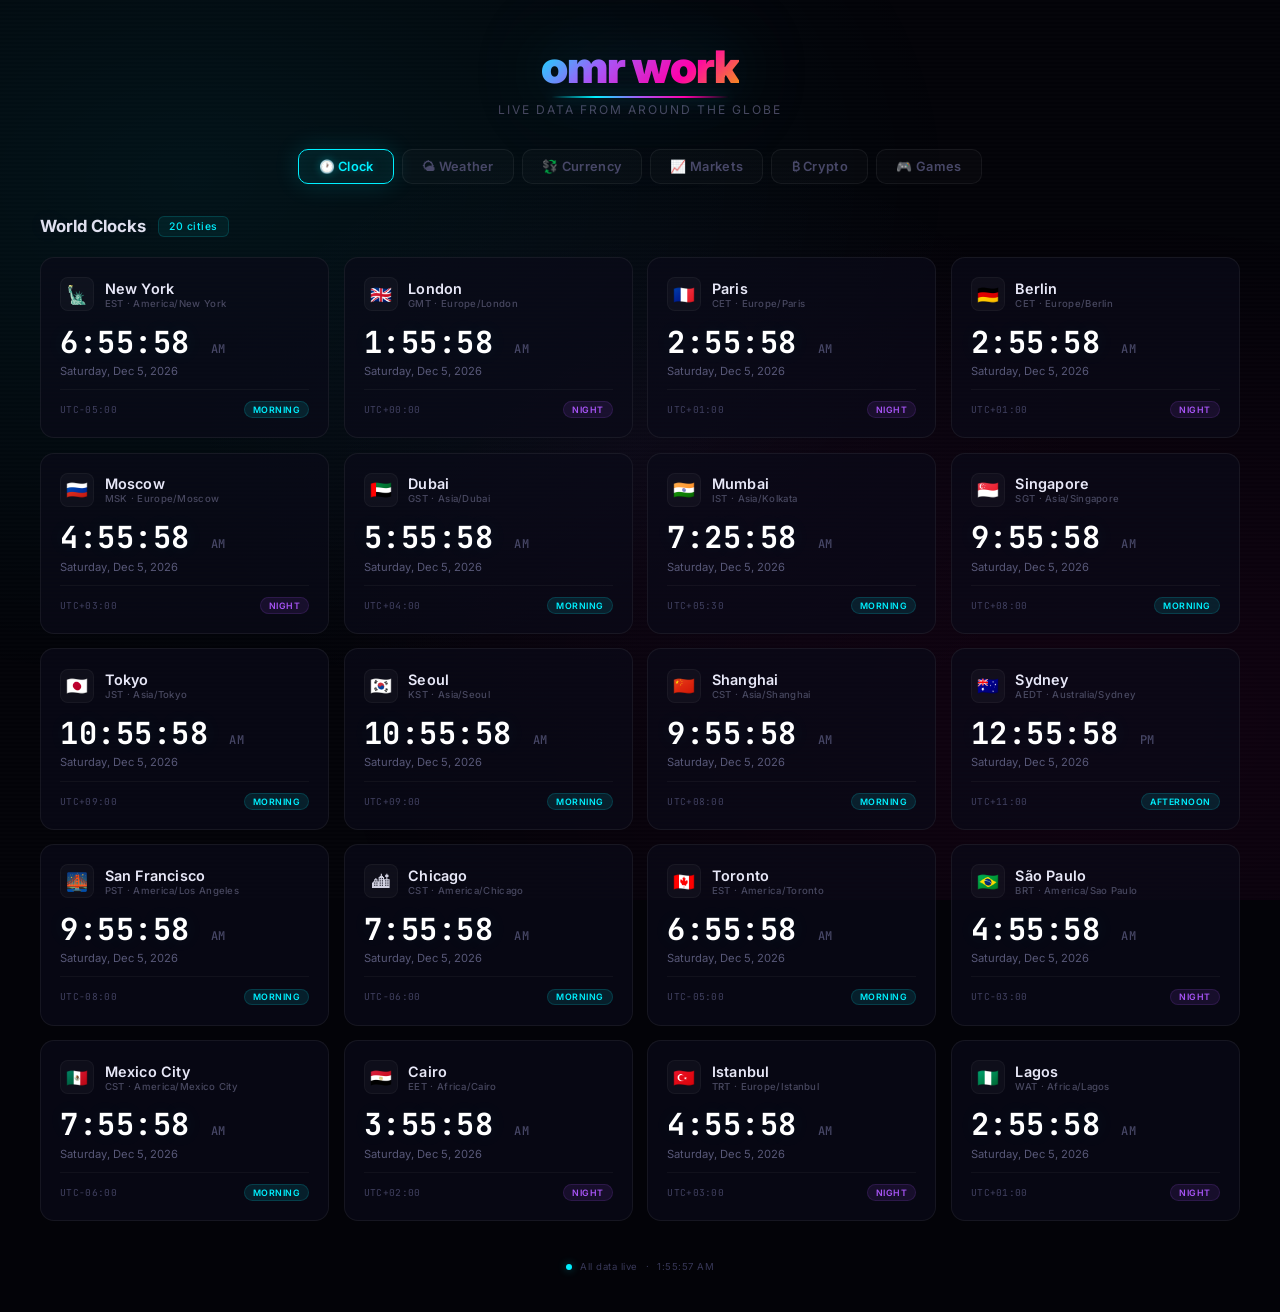
<file: index.html>
<!DOCTYPE html>
<html lang="en">
<head>
<meta charset="UTF-8">
<meta name="viewport" content="width=device-width, initial-scale=1.0">
<title>omr work</title>
<link href="https://fonts.googleapis.com/css2?family=Inter:wght@300;400;500;600;700;800&family=JetBrains+Mono:wght@400;700&display=swap" rel="stylesheet">
<link rel="stylesheet" href="style.css">
</head>
<body>

<header>
  <h1>omr work</h1>
  <p class="subtitle">Live data from around the globe</p>
</header>

<div class="tabs" id="tabBar">
  <button class="tab-btn active" data-tab="clock">🕐 Clock</button>
  <button class="tab-btn" data-tab="weather">🌤 Weather</button>
  <button class="tab-btn" data-tab="currency">💱 Currency</button>
  <button class="tab-btn" data-tab="markets">📈 Markets</button>
  <button class="tab-btn" data-tab="crypto">₿ Crypto</button>
  <button class="tab-btn" data-tab="games">🎮 Games</button>
</div>

<div class="tab-content active" id="tab-clock">
  <div class="section-header">
    <h2>World Clocks</h2>
    <span class="badge" id="clockCount">—</span>
  </div>
  <div class="grid" id="clockGrid"><div class="loading">Loading clocks...</div></div>
</div>

<div class="tab-content" id="tab-weather">
  <div class="section-header">
    <h2>Weather</h2>
    <span class="badge" id="weatherCount">—</span>
  </div>
  <div class="grid" id="weatherGrid"><div class="loading">Loading weather...</div></div>
</div>

<div class="tab-content" id="tab-currency">
  <div class="section-header">
    <h2>Exchange Rates</h2>
    <span class="badge">Base: USD</span>
  </div>
  <input type="text" class="search-box" id="currencySearch" placeholder="Search currencies...">
  <div class="currency-grid" id="currencyGrid"><div class="loading">Loading rates...</div></div>
  <div class="converter-box">
    <h3>Currency Converter</h3>
    <div class="converter-row">
      <input type="number" id="convAmount" value="1" min="0" step="0.01">
      <select id="convFrom"></select>
      <span class="eq">→</span>
      <select id="convTo"></select>
      <span class="result" id="convResult">—</span>
    </div>
  </div>
</div>

<div class="tab-content" id="tab-markets">
  <div class="section-header">
    <h2>Commodities</h2>
  </div>
  <div class="markets-grid" id="marketsGrid"><div class="loading">Loading markets...</div></div>
</div>

<div class="tab-content" id="tab-crypto">
  <div class="section-header">
    <h2>Cryptocurrency</h2>
  </div>
  <div class="markets-grid" id="cryptoGrid"><div class="loading">Loading crypto...</div></div>
</div>

<div class="tab-content" id="tab-games">
  <div id="gameMenu">
    <div class="section-header">
      <h2>Arcade</h2>
      <span class="badge">Click to play</span>
    </div>
    <div class="game-select-grid">
      <div class="game-select-card" data-game="bird">
        <div class="game-select-icon">🐦</div>
        <div class="game-select-name">Flappy Bird</div>
        <div class="game-select-desc">Tap to fly through pipes</div>
      </div>
      <div class="game-select-card" data-game="car">
        <div class="game-select-icon">🏎️</div>
        <div class="game-select-name">Car Dodge</div>
        <div class="game-select-desc">Dodge traffic on the highway</div>
      </div>
      <div class="game-select-card" data-game="snake">
        <div class="game-select-icon">🐍</div>
        <div class="game-select-name">Snake</div>
        <div class="game-select-desc">Classic snake game</div>
      </div>
      <div class="game-select-card" data-game="tetris">
        <div class="game-select-icon">🧱</div>
        <div class="game-select-name">Tetris</div>
        <div class="game-select-desc">Stack the blocks</div>
      </div>
      <div class="game-select-card" data-game="pong">
        <div class="game-select-icon">🏓</div>
        <div class="game-select-name">Pong</div>
        <div class="game-select-desc">Classic paddle battle</div>
      </div>
      <div class="game-select-card" data-game="click">
        <div class="game-select-icon">🖱️</div>
        <div class="game-select-name">Click Speed</div>
        <div class="game-select-desc">How fast can you click?</div>
      </div>
    </div>
  </div>
  <div id="gamePlay" style="display:none;">
    <div class="game-top-bar">
      <button class="game-back-btn" id="gameBackBtn">← Back</button>
      <span class="game-score-label" id="gameScoreLabel">Score: 0</span>
    </div>
    <canvas id="gameCanvas"></canvas>
    <div class="game-controls-hint" id="gameHint">Press SPACE or click to jump</div>
  </div>
</div>

<div class="status-bar">
  <span class="live-dot"></span>
  <span>All data live</span>
  <span class="sep">·</span>
  <span id="lastUpdated">—</span>
</div>

<script src="script.js"></script>
</body>
</html>
</file>
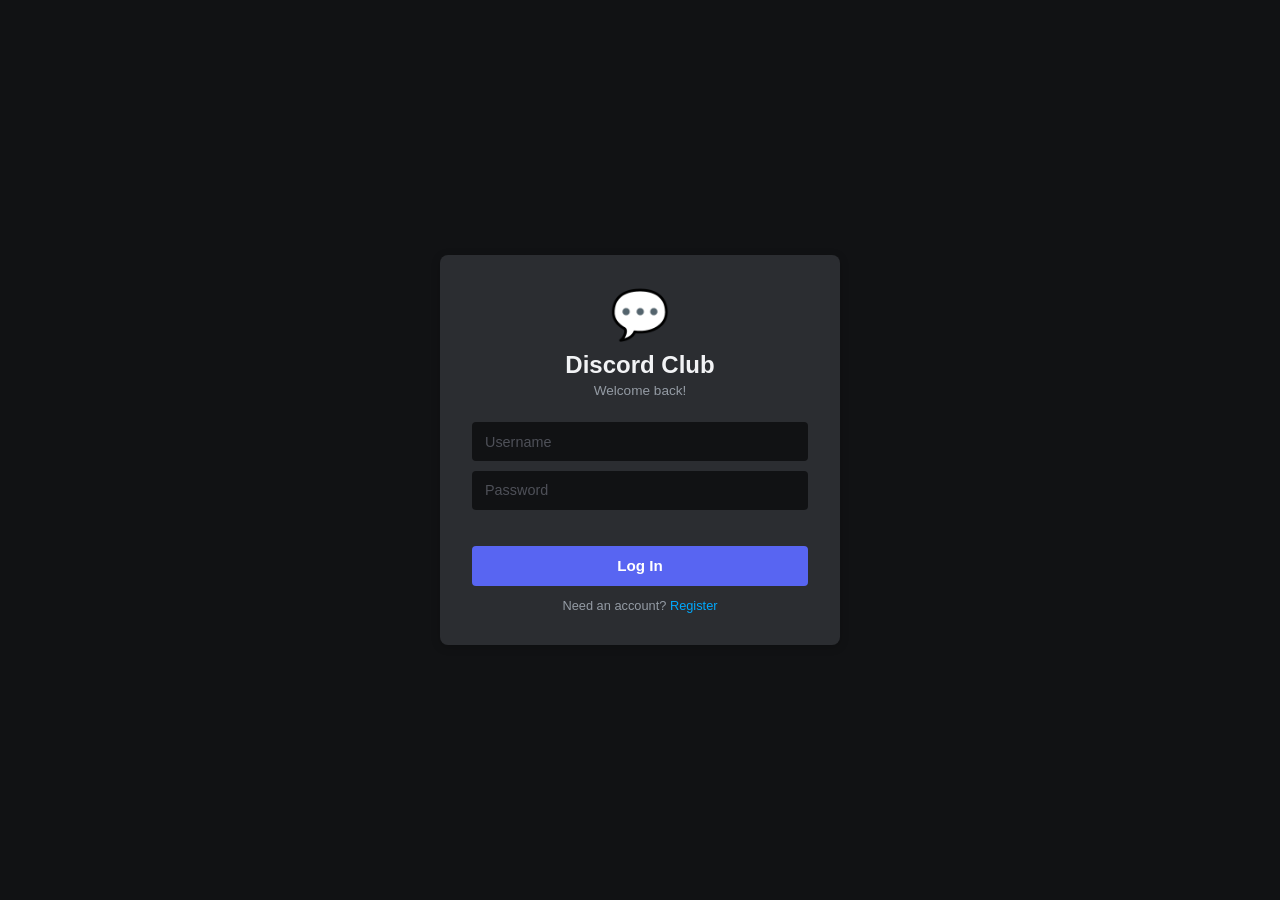
<file: discord-club/index.html>
<!DOCTYPE html>
<html lang="en">
<head>
<meta charset="UTF-8">
<meta name="viewport" content="width=device-width, initial-scale=1.0">
<title>Discord Club</title>
<link rel="stylesheet" href="style.css">
</head>
<body>

<div id="app">
  <div id="authScreen">
    <div class="auth-box">
      <div class="auth-logo">💬</div>
      <h1 class="auth-title">Discord Club</h1>
      <p class="auth-sub">Welcome back!</p>
      <div id="loginForm">
        <input type="text" id="loginUsername" placeholder="Username" autocomplete="off">
        <input type="password" id="loginPassword" placeholder="Password">
        <div class="auth-error" id="authError"></div>
        <button id="loginBtn">Log In</button>
        <p class="auth-switch">Need an account? <a href="#" id="showRegister">Register</a></p>
      </div>
      <div id="registerForm" style="display:none">
        <input type="text" id="regUsername" placeholder="Username" autocomplete="off">
        <input type="password" id="regPassword" placeholder="Password">
        <input type="password" id="regConfirm" placeholder="Confirm Password">
        <div class="auth-error" id="regError"></div>
        <button id="registerBtn">Create Account</button>
        <p class="auth-switch">Already have an account? <a href="#" id="showLogin">Log In</a></p>
      </div>
    </div>
  </div>

  <div id="mainApp" style="display:none">
    <div class="guild-sidebar" id="guildSidebar">
      <div class="guild-icon active" data-guild="home" title="Home">
        <div class="guild-home-icon">🏠</div>
      </div>
      <div class="guild-divider"></div>
      <div class="guild-icon" data-guild="general" title="General">
        <div class="guild-avatar" style="background:#5865f2">G</div>
      </div>
      <div class="guild-icon" data-guild="gaming" title="Gaming">
        <div class="guild-avatar" style="background:#ed4245">🎮</div>
      </div>
      <div class="guild-icon" data-guild="music" title="Music">
        <div class="guild-avatar" style="background:#57f287">🎵</div>
      </div>
      <div class="guild-divider"></div>
      <div class="guild-icon add-guild" id="addGuildBtn" title="Add a Server">
        <div class="guild-avatar add">+</div>
      </div>
    </div>

    <div class="channel-sidebar" id="channelSidebar">
      <div class="sidebar-header" id="sidebarHeader">
        <span id="guildName">Discord Club</span>
        <span class="dropdown-arrow">▾</span>
      </div>

      <div class="search-bar">
        <input type="text" id="searchInput" placeholder="Find or start a conversation">
      </div>

      <div class="channels-container" id="channelsContainer">
        <div class="channel-category">
          <span class="category-name">Text Channels</span>
          <span class="category-add" id="addChannelBtn">+</span>
        </div>
        <div class="channel active" data-channel="general">
          <span class="channel-hash">#</span>
          <span class="channel-name">general</span>
        </div>
        <div class="channel" data-channel="welcome">
          <span class="channel-hash">#</span>
          <span class="channel-name">welcome</span>
        </div>
        <div class="channel" data-channel="off-topic">
          <span class="channel-hash">#</span>
          <span class="channel-name">off-topic</span>
        </div>

        <div class="channel-category">
          <span class="category-name">Voice Channels</span>
        </div>
        <div class="channel voice-channel" data-channel="voice-general">
          <span class="channel-hash">🔊</span>
          <span class="channel-name">General Voice</span>
        </div>
      </div>

      <div class="user-footer" id="userFooter">
        <div class="user-footer-avatar" id="userAvatar">U</div>
        <div class="user-footer-info">
          <div class="user-footer-name" id="userFooterName">User</div>
          <div class="user-footer-status" id="userFooterStatus">Online</div>
        </div>
        <div class="user-footer-actions">
          <button class="user-action-btn" id="friendsBtn" title="Friends">👥</button>
          <button class="user-action-btn" id="settingsBtn" title="Settings">⚙️</button>
          <button class="user-action-btn" id="logoutBtn" title="Log Out">✕</button>
        </div>
      </div>
    </div>

    <div class="main-content">
      <div class="chat-area" id="chatArea">
        <div class="chat-header" id="chatHeader">
          <div class="chat-header-left">
            <span class="chat-header-hash">#</span>
            <span class="chat-header-name" id="channelName">general</span>
          </div>
          <div class="chat-header-right">
            <button class="header-btn" id="callBtn" title="Start Voice Call">📞</button>
            <button class="header-btn" id="videoCallBtn" title="Start Video Call">📹</button>
            <button class="header-btn" id="screenshareBtn" title="Share Screen">🖥️</button>
          </div>
        </div>

        <div class="messages-container" id="messagesContainer">
          <div class="messages" id="messages"></div>
        </div>

        <div class="message-input-area">
          <div class="message-input-wrapper">
            <input type="text" id="messageInput" placeholder="Message #general" autocomplete="off">
            <button class="send-btn" id="sendBtn">➤</button>
          </div>
        </div>
      </div>

      <div class="call-overlay" id="callOverlay" style="display:none">
        <div class="call-videos">
          <video id="remoteVideo" autoplay playsinline></video>
          <video id="localVideo" autoplay playsinline muted></video>
          <div class="call-status" id="callStatus">Connecting...</div>
        </div>
        <div class="call-controls">
          <button class="call-control-btn mute-btn" id="muteBtn" title="Mute">🎤</button>
          <button class="call-control-btn deafen-btn" id="deafenBtn" title="Deafen">🔇</button>
          <button class="call-control-btn video-toggle-btn" id="videoToggleBtn" title="Stop Video">📹</button>
          <button class="call-control-btn screenshare-toggle-btn" id="screenToggleBtn" title="Share Screen">🖥️</button>
          <button class="call-control-btn end-call-btn" id="endCallBtn" title="End Call">📞</button>
        </div>
        <div class="call-connection-info" id="callConnectionInfo"></div>
      </div>
    </div>

    <div class="user-sidebar" id="userSidebar">
      <div class="user-sidebar-header">
        <input type="text" class="user-sidebar-search" placeholder="Search" id="friendSearch">
      </div>
      <div class="user-sidebar-section">
        <div class="user-sidebar-section-title">Online — <span id="onlineCount">0</span></div>
        <div class="online-users" id="onlineUsers"></div>
      </div>
      <div class="user-sidebar-section">
        <div class="user-sidebar-section-title">Friends</div>
        <div class="friends-list" id="friendsList"></div>
      </div>
    </div>
  </div>
</div>

<div class="modal-overlay" id="friendRequestModal">
  <div class="modal">
    <div class="modal-header">
      <h3>Add Friend</h3>
      <button class="modal-close" id="closeFriendModal">✕</button>
    </div>
    <div class="modal-body">
      <p class="modal-desc">You can add a friend with their Discord Club username.</p>
      <input type="text" class="modal-input" id="friendRequestInput" placeholder="Enter a username...">
      <div class="modal-error" id="friendRequestError"></div>
      <button class="modal-btn" id="sendFriendRequestBtn">Send Friend Request</button>
    </div>
  </div>
</div>

<div class="modal-overlay" id="pendingRequestsModal">
  <div class="modal">
    <div class="modal-header">
      <h3>Pending Friend Requests</h3>
      <button class="modal-close" id="closePendingModal">✕</button>
    </div>
    <div class="modal-body" id="pendingRequestsList">
      <p class="modal-desc">No pending requests.</p>
    </div>
  </div>
</div>

<div class="modal-overlay" id="settingsModal">
  <div class="modal modal-wide">
    <div class="modal-header">
      <h3>Settings</h3>
      <button class="modal-close" id="closeSettingsModal">✕</button>
    </div>
    <div class="modal-body settings-body">
      <div class="settings-section">
        <h4>Profile</h4>
        <label>Display Name</label>
        <input type="text" class="modal-input" id="settingsDisplayName" placeholder="Display Name">
        <label>About Me</label>
        <textarea class="modal-textarea" id="settingsBio" placeholder="Tell us about yourself..." rows="3"></textarea>
        <button class="modal-btn" id="saveProfileBtn">Save Changes</button>
      </div>
      <div class="settings-section">
        <h4>Voice & Video</h4>
        <label>Input Device</label>
        <select class="modal-input" id="audioInputSelect"></select>
        <label>Output Device</label>
        <select class="modal-input" id="audioOutputSelect"></select>
        <label>Camera</label>
        <select class="modal-input" id="videoInputSelect"></select>
      </div>
    </div>
  </div>
</div>

<div class="notification-container" id="notificationContainer"></div>

<script src="script.js"></script>
</body>
</html>
</file>
<file: style.css>
@import url('https://fonts.googleapis.com/css2?family=Inter:wght@300;500;600;700;800;900&family=JetBrains+Mono:wght@400;700&display=swap');

*, *::before, *::after {
  margin: 0;
  padding: 0;
  box-sizing: border-box;
}

body {
  font-family: 'Inter', sans-serif;
  background: #030308;
  color: #d0d0e0;
  min-height: 100vh;
  display: flex;
  flex-direction: column;
  align-items: center;
  padding: 2.5rem 1.5rem;
  position: relative;
  overflow-x: hidden;
}

body::before {
  content: '';
  position: fixed;
  top: 0; left: 0; right: 0; bottom: 0;
  background:
    radial-gradient(ellipse at 15% 20%, rgba(0, 240, 255, 0.07) 0%, transparent 50%),
    radial-gradient(ellipse at 85% 80%, rgba(255, 0, 170, 0.06) 0%, transparent 50%),
    radial-gradient(ellipse at 50% 50%, rgba(168, 85, 247, 0.04) 0%, transparent 50%);
  pointer-events: none;
  z-index: 0;
}

body::after {
  content: '';
  position: fixed;
  top: 0; left: 0; right: 0; bottom: 0;
  background: repeating-linear-gradient(
    0deg,
    transparent,
    transparent 2px,
    rgba(255, 255, 255, 0.012) 2px,
    rgba(255, 255, 255, 0.012) 4px
  );
  pointer-events: none;
  z-index: 0;
}

header {
  text-align: center;
  margin-bottom: 2rem;
  width: 100%;
  max-width: 1200px;
  position: relative;
  z-index: 1;
}

header h1 {
  font-size: 2.8rem;
  font-weight: 900;
  background: linear-gradient(135deg, #00f0ff, #a855f7 35%, #ff00aa 70%, #f59e0b);
  -webkit-background-clip: text;
  -webkit-text-fill-color: transparent;
  background-clip: text;
  letter-spacing: -1px;
  text-shadow: none;
  filter: drop-shadow(0 0 30px rgba(0, 240, 255, 0.15)) drop-shadow(0 0 60px rgba(168, 85, 247, 0.1));
  position: relative;
  display: inline-block;
}

header h1::after {
  content: '';
  position: absolute;
  bottom: -4px;
  left: 5%;
  width: 90%;
  height: 2px;
  background: linear-gradient(90deg, transparent, #00f0ff, #a855f7, #ff00aa, transparent);
  border-radius: 2px;
  box-shadow: 0 0 15px rgba(0, 240, 255, 0.3), 0 0 30px rgba(168, 85, 247, 0.2);
}

.subtitle {
  font-size: 0.75rem;
  color: #484860;
  margin-top: 0.5rem;
  font-weight: 400;
  letter-spacing: 2px;
  text-transform: uppercase;
}

.tabs {
  display: flex;
  gap: 0.5rem;
  margin-bottom: 2rem;
  flex-wrap: wrap;
  justify-content: center;
  position: relative;
  z-index: 1;
}

.tab-btn {
  padding: 0.55rem 1.2rem;
  border: 1px solid rgba(255, 255, 255, 0.06);
  border-radius: 10px;
  background: rgba(255, 255, 255, 0.02);
  color: #484868;
  font-family: 'Inter', sans-serif;
  font-size: 0.8rem;
  font-weight: 600;
  cursor: pointer;
  transition: all 0.3s ease;
  letter-spacing: 0.3px;
}

.tab-btn:hover {
  background: rgba(255, 255, 255, 0.04);
  color: #b0b0d0;
  border-color: rgba(0, 240, 255, 0.2);
  box-shadow: 0 0 20px rgba(0, 240, 255, 0.05);
  transform: translateY(-1px);
}

.tab-btn.active {
  background: rgba(0, 240, 255, 0.06);
  border-color: #00f0ff;
  color: #00f0ff;
  box-shadow: 0 0 25px rgba(0, 240, 255, 0.15), inset 0 0 20px rgba(0, 240, 255, 0.04);
  text-shadow: 0 0 10px rgba(0, 240, 255, 0.3);
}

.tab-content {
  display: none;
  width: 100%;
  max-width: 1200px;
  position: relative;
  z-index: 1;
}

.tab-content.active {
  display: block;
  animation: tabIn 0.35s ease;
}

@keyframes tabIn {
  from { opacity: 0; transform: translateY(10px); }
  to { opacity: 1; transform: translateY(0); }
}

.section-header {
  display: flex;
  align-items: center;
  gap: 0.75rem;
  margin-bottom: 1.25rem;
}

.section-header h2 {
  font-size: 1.05rem;
  font-weight: 700;
  color: #e0e0f0;
  text-shadow: 0 0 20px rgba(168, 85, 247, 0.08);
}

.badge {
  background: rgba(0, 240, 255, 0.06);
  border: 1px solid rgba(0, 240, 255, 0.15);
  border-radius: 6px;
  padding: 0.2rem 0.65rem;
  font-size: 0.65rem;
  color: #00f0ff;
  font-weight: 500;
  letter-spacing: 0.5px;
}

.search-box {
  width: 100%;
  max-width: 360px;
  background: rgba(255, 255, 255, 0.02);
  border: 1px solid rgba(255, 255, 255, 0.06);
  border-radius: 10px;
  padding: 0.55rem 1rem;
  color: #d0d0e0;
  font-family: 'Inter', sans-serif;
  font-size: 0.85rem;
  outline: none;
  margin-bottom: 1.25rem;
  transition: all 0.3s;
}

.search-box:focus {
  border-color: #00f0ff;
  background: rgba(0, 240, 255, 0.03);
  box-shadow: 0 0 25px rgba(0, 240, 255, 0.08);
}

.search-box::placeholder {
  color: #383850;
}

.grid {
  display: grid;
  grid-template-columns: repeat(auto-fill, minmax(250px, 1fr));
  gap: 0.9rem;
  width: 100%;
}

.card {
  background: rgba(10, 10, 25, 0.7);
  border: 1px solid rgba(255, 255, 255, 0.06);
  border-radius: 14px;
  padding: 1.2rem;
  transition: all 0.35s cubic-bezier(0.15, 0.85, 0.35, 1);
  position: relative;
  overflow: hidden;
}

.card::before {
  content: '';
  position: absolute;
  top: 0; left: 0; right: 0;
  height: 1px;
  background: linear-gradient(90deg, transparent, #00f0ff, #a855f7, #ff00aa, transparent);
  opacity: 0;
  transition: opacity 0.3s;
}

.card:hover::before {
  opacity: 1;
}

.card:hover {
  border-color: rgba(0, 240, 255, 0.15);
  transform: translateY(-3px);
  box-shadow: 0 12px 40px rgba(0, 0, 0, 0.4), 0 0 30px rgba(0, 240, 255, 0.06), 0 0 60px rgba(168, 85, 247, 0.03);
}

.card-content {
  position: relative;
  z-index: 1;
}

.city {
  display: flex;
  align-items: center;
  gap: 0.65rem;
  margin-bottom: 0.65rem;
}

.city-icon {
  font-size: 1.1rem;
  width: 34px;
  height: 34px;
  display: flex;
  align-items: center;
  justify-content: center;
  background: rgba(255, 255, 255, 0.03);
  border-radius: 8px;
  flex-shrink: 0;
  border: 1px solid rgba(255, 255, 255, 0.04);
}

.city-name {
  font-size: 0.9rem;
  font-weight: 600;
  color: #e8e8f8;
  letter-spacing: 0.2px;
}

.timezone-label {
  font-size: 0.6rem;
  color: #484860;
  margin-top: 1px;
  font-weight: 500;
  letter-spacing: 0.3px;
}

.time {
  font-family: 'JetBrains Mono', monospace;
  font-size: 1.9rem;
  font-weight: 700;
  color: #fff;
  margin: 0.4rem 0 0.15rem;
  letter-spacing: 0.5px;
  text-shadow: 0 0 20px rgba(0, 240, 255, 0.08), 0 0 40px rgba(0, 240, 255, 0.04);
}

.date {
  font-size: 0.7rem;
  color: #585878;
  font-weight: 400;
}

.am-pm {
  font-size: 0.75rem;
  color: #484868;
  margin-left: 0.15rem;
  font-weight: 500;
}

.card-footer {
  margin-top: 0.7rem;
  padding-top: 0.7rem;
  border-top: 1px solid rgba(255, 255, 255, 0.04);
  display: flex;
  justify-content: space-between;
  align-items: center;
}

.utc-offset {
  font-size: 0.6rem;
  color: #404060;
  font-family: 'JetBrains Mono', monospace;
  letter-spacing: 0.3px;
}

.time-status {
  font-size: 0.55rem;
  padding: 0.12rem 0.5rem;
  border-radius: 12px;
  font-weight: 600;
  letter-spacing: 0.5px;
  text-transform: uppercase;
}

.time-status.day { background: rgba(0, 240, 255, 0.1); color: #00f0ff; border: 1px solid rgba(0, 240, 255, 0.15); }
.time-status.night { background: rgba(168, 85, 247, 0.1); color: #a855f7; border: 1px solid rgba(168, 85, 247, 0.15); }
.time-status.evening { background: rgba(245, 158, 11, 0.1); color: #f59e0b; border: 1px solid rgba(245, 158, 11, 0.15); }

.weather-temp {
  font-family: 'JetBrains Mono', monospace;
  font-size: 2.2rem;
  font-weight: 700;
  color: #fff;
  margin: 0.4rem 0;
  text-shadow: 0 0 20px rgba(0, 240, 255, 0.06);
}

.weather-temp .deg {
  font-size: 1rem;
  color: #484868;
  font-weight: 400;
}

.weather-desc {
  font-size: 0.75rem;
  color: #8080a0;
  margin-bottom: 0.4rem;
  font-weight: 500;
}

.weather-icon-main {
  font-size: 2rem;
  margin-bottom: 0.15rem;
}

.weather-detail {
  display: flex;
  gap: 0.8rem;
  margin-top: 0.5rem;
  flex-wrap: wrap;
}

.weather-detail span {
  font-size: 0.65rem;
  color: #585878;
  font-weight: 500;
}

.weather-detail span strong {
  color: #b0b0d0;
  font-weight: 700;
}

.weather-forecast {
  margin-top: 0.75rem;
  padding-top: 0.65rem;
  border-top: 1px solid rgba(255, 255, 255, 0.04);
  display: flex;
  gap: 0.5rem;
}

.forecast-day {
  flex: 1;
  text-align: center;
  padding: 0.35rem 0;
  border-radius: 8px;
  background: rgba(255, 255, 255, 0.02);
}

.forecast-day .day-name {
  font-size: 0.55rem;
  color: #686888;
  font-weight: 600;
  text-transform: uppercase;
  letter-spacing: 1px;
  margin-bottom: 0.15rem;
}

.forecast-day .day-icon {
  font-size: 1rem;
  margin: 0.1rem 0;
}

.forecast-day .day-temp {
  font-size: 0.6rem;
  color: #9090b0;
  font-weight: 600;
  font-family: 'JetBrains Mono', monospace;
}

.currency-grid {
  display: grid;
  grid-template-columns: repeat(auto-fill, minmax(155px, 1fr));
  gap: 0.65rem;
  margin-bottom: 1.5rem;
}

.currency-card {
  background: rgba(10, 10, 25, 0.6);
  border: 1px solid rgba(255, 255, 255, 0.05);
  border-radius: 10px;
  padding: 0.85rem;
  transition: all 0.3s;
}

.currency-card:hover {
  border-color: rgba(0, 240, 255, 0.15);
  background: rgba(0, 240, 255, 0.03);
  transform: translateY(-2px);
  box-shadow: 0 0 20px rgba(0, 240, 255, 0.04);
}

.currency-card.hidden {
  display: none;
}

.currency-code {
  font-size: 0.6rem;
  color: #484868;
  margin-bottom: 0.1rem;
  letter-spacing: 0.5px;
  font-weight: 600;
}

.currency-name {
  font-size: 0.7rem;
  color: #686888;
  margin-bottom: 0.4rem;
  white-space: nowrap;
  overflow: hidden;
  text-overflow: ellipsis;
}

.currency-rate {
  font-family: 'JetBrains Mono', monospace;
  font-size: 1rem;
  font-weight: 700;
  color: #e0e0f0;
}

.converter-box {
  background: rgba(10, 10, 25, 0.7);
  border: 1px solid rgba(255, 255, 255, 0.05);
  border-radius: 14px;
  padding: 1.25rem;
}

.converter-box h3 {
  font-size: 0.85rem;
  font-weight: 600;
  color: #b0b0d0;
  margin-bottom: 0.85rem;
}

.converter-row {
  display: flex;
  gap: 0.65rem;
  align-items: center;
  flex-wrap: wrap;
}

.converter-row input,
.converter-row select {
  background: rgba(0, 0, 0, 0.4);
  border: 1px solid rgba(255, 255, 255, 0.06);
  border-radius: 8px;
  padding: 0.45rem 0.7rem;
  color: #d0d0e0;
  font-family: 'Inter', sans-serif;
  font-size: 0.8rem;
  outline: none;
  transition: all 0.3s;
}

.converter-row input:focus,
.converter-row select:focus {
  border-color: #00f0ff;
  box-shadow: 0 0 20px rgba(0, 240, 255, 0.08);
}

.converter-row input { width: 100px; }
.converter-row select { width: 80px; }

.converter-row .eq {
  color: #484868;
  font-size: 0.85rem;
}

.converter-row .result {
  font-family: 'JetBrains Mono', monospace;
  font-size: 1rem;
  font-weight: 700;
  color: #00f0ff;
  min-width: 80px;
  text-shadow: 0 0 15px rgba(0, 240, 255, 0.1);
}

.markets-grid {
  display: grid;
  grid-template-columns: repeat(auto-fill, minmax(220px, 1fr));
  gap: 0.9rem;
}

.market-card {
  background: rgba(10, 10, 25, 0.7);
  border: 1px solid rgba(255, 255, 255, 0.06);
  border-radius: 14px;
  padding: 1.5rem;
  text-align: center;
  transition: all 0.35s;
}

.market-card:hover {
  border-color: rgba(0, 240, 255, 0.15);
  transform: translateY(-3px);
  box-shadow: 0 12px 40px rgba(0, 0, 0, 0.4), 0 0 30px rgba(0, 240, 255, 0.06);
}

.market-icon {
  font-size: 2.5rem;
  margin-bottom: 0.5rem;
}

.market-label {
  font-size: 0.65rem;
  color: #585878;
  text-transform: uppercase;
  letter-spacing: 1.2px;
  font-weight: 600;
  margin-bottom: 0.5rem;
}

.market-price {
  font-family: 'JetBrains Mono', monospace;
  font-size: 1.8rem;
  font-weight: 700;
  color: #f0f0ff;
  letter-spacing: -0.5px;
}

.market-price.green { color: #00f0ff; text-shadow: 0 0 20px rgba(0, 240, 255, 0.12); }
.market-price.red { color: #ff0055; text-shadow: 0 0 20px rgba(255, 0, 85, 0.12); }
.market-price.gold { color: #f59e0b; text-shadow: 0 0 20px rgba(245, 158, 11, 0.12); }

.market-change {
  font-size: 0.7rem;
  margin-top: 0.3rem;
  font-weight: 700;
}

.market-change.green { color: #00f0ff; }
.market-change.red { color: #ff0055; }

.market-time {
  font-size: 0.55rem;
  color: #404060;
  margin-top: 0.4rem;
  font-family: 'JetBrains Mono', monospace;
}

.game-select-grid {
  display: grid;
  grid-template-columns: repeat(auto-fill, minmax(200px, 1fr));
  gap: 0.9rem;
}

.game-select-card {
  background: rgba(10, 10, 25, 0.7);
  border: 1px solid rgba(255, 255, 255, 0.06);
  border-radius: 14px;
  padding: 1.5rem 1rem;
  text-align: center;
  cursor: pointer;
  transition: all 0.3s ease;
}

.game-select-card:hover {
  border-color: #a855f7;
  transform: translateY(-4px);
  box-shadow: 0 12px 40px rgba(0, 0, 0, 0.4), 0 0 30px rgba(168, 85, 247, 0.1), 0 0 60px rgba(168, 85, 247, 0.04);
}

.game-select-icon {
  font-size: 2.8rem;
  margin-bottom: 0.5rem;
}

.game-select-name {
  font-size: 0.95rem;
  font-weight: 700;
  color: #e0e0f0;
  margin-bottom: 0.3rem;
}

.game-select-desc {
  font-size: 0.7rem;
  color: #686888;
}

.game-top-bar {
  display: flex;
  align-items: center;
  gap: 1rem;
  margin-bottom: 1rem;
}

.game-back-btn {
  background: rgba(255, 255, 255, 0.03);
  border: 1px solid rgba(255, 255, 255, 0.08);
  border-radius: 8px;
  padding: 0.45rem 1rem;
  color: #b0b0d0;
  font-family: 'Inter', sans-serif;
  font-size: 0.8rem;
  font-weight: 600;
  cursor: pointer;
  transition: all 0.3s;
}

.game-back-btn:hover {
  background: rgba(0, 240, 255, 0.06);
  border-color: #00f0ff;
  color: #00f0ff;
  box-shadow: 0 0 20px rgba(0, 240, 255, 0.06);
}

.game-score-label {
  font-family: 'JetBrains Mono', monospace;
  font-size: 1rem;
  font-weight: 700;
  color: #00f0ff;
  text-shadow: 0 0 15px rgba(0, 240, 255, 0.1);
}

#gameCanvas {
  width: 100%;
  max-width: 500px;
  height: 500px;
  display: block;
  margin: 0 auto;
  border-radius: 12px;
  background: #050510;
  border: 1px solid rgba(255, 255, 255, 0.06);
  box-shadow: 0 0 30px rgba(0, 240, 255, 0.03), inset 0 0 30px rgba(0, 0, 0, 0.3);
}

.game-controls-hint {
  text-align: center;
  font-size: 0.75rem;
  color: #585878;
  margin-top: 0.75rem;
  font-weight: 500;
}

.loading {
  color: #484868;
  font-size: 0.8rem;
  text-align: center;
  padding: 3rem;
  grid-column: 1 / -1;
  font-weight: 500;
}

.error-state {
  color: #ff0055;
  text-align: center;
  padding: 3rem;
  grid-column: 1 / -1;
  text-shadow: 0 0 15px rgba(255, 0, 85, 0.08);
}

.status-bar {
  margin-top: 2.5rem;
  display: flex;
  align-items: center;
  gap: 0.5rem;
  color: #383858;
  font-size: 0.6rem;
  letter-spacing: 0.5px;
  position: relative;
  z-index: 1;
}

.live-dot {
  width: 6px;
  height: 6px;
  border-radius: 50%;
  background: #00f0ff;
  animation: pulse 2s infinite;
  box-shadow: 0 0 8px rgba(0, 240, 255, 0.4);
}

@keyframes pulse {
  0%, 100% { opacity: 1; transform: scale(1); }
  50% { opacity: 0.4; transform: scale(0.85); }
}

::-webkit-scrollbar { width: 6px; }
::-webkit-scrollbar-track { background: rgba(255,255,255,0.02); }
::-webkit-scrollbar-thumb { background: rgba(0,240,255,0.2); border-radius: 3px; }
::-webkit-scrollbar-thumb:hover { background: rgba(0,240,255,0.3); }

@media (max-width: 640px) {
  body { padding: 1.5rem 0.75rem; }
  header h1 { font-size: 1.6rem; }
  .grid { grid-template-columns: 1fr; }
  .currency-grid { grid-template-columns: 1fr 1fr; }
  .time { font-size: 1.5rem; }
  .weather-temp { font-size: 1.6rem; }
  .market-price { font-size: 1.4rem; }
  .markets-grid { grid-template-columns: 1fr 1fr; }
}
</file>
<file: discord-club/style.css>
*, *::before, *::after { margin:0; padding:0; box-sizing:border-box; }

:root {
  --bg-primary: #313338;
  --bg-secondary: #2b2d31;
  --bg-tertiary: #1e1f22;
  --bg-accent: #111214;
  --bg-floating: #111214;
  --text-normal: #dbdee1;
  --text-muted: #949ba4;
  --text-link: #00a8fc;
  --text-positive: #23a55a;
  --text-warning: #f0b232;
  --text-danger: #f23f42;
  --interactive-normal: #b5bac1;
  --interactive-hover: #dbdee1;
  --interactive-active: #fff;
  --interactive-muted: #4e5058;
  --brand: #5865f2;
  --brand-hover: #4752c4;
  --brand-experiment: #5865f2;
  --status-online: #23a55a;
  --status-idle: #f0b232;
  --status-dnd: #f23f42;
  --status-offline: #80848e;
  --scrollbar-thin: #1e1f22;
  --scrollbar-auto: #2b2d31;
  --scrollbar-auto-thumb: #3b3d44;
  --channel-hover: #3f4148;
  --channel-selected: #3f4148;
  --message-hover: #2e3035;
  --input-bg: #383a40;
  --input-text: #dbdee1;
  --header-primary: #f2f3f5;
  --header-secondary: #b5bac1;
}

body {
  font-family: 'Segoe UI', 'Helvetica Neue', Arial, sans-serif;
  background: var(--bg-primary);
  color: var(--text-normal);
  overflow: hidden;
  height: 100vh;
}

#app { height: 100vh; display: flex; }

/* Auth Screen */
#authScreen {
  position: fixed; inset: 0;
  display: flex; align-items: center; justify-content: center;
  background: var(--bg-accent);
  z-index: 9999;
}

.auth-box {
  background: var(--bg-secondary);
  border-radius: 8px;
  padding: 2rem;
  width: 100%;
  max-width: 400px;
  box-shadow: 0 2px 10px rgba(0,0,0,0.2);
}

.auth-logo { text-align: center; font-size: 3rem; margin-bottom: 0.5rem; }
.auth-title { text-align: center; font-size: 1.5rem; font-weight: 700; color: var(--header-primary); margin-bottom: 0.25rem; }
.auth-sub { text-align: center; color: var(--text-muted); font-size: 0.85rem; margin-bottom: 1.5rem; }

.auth-box input {
  width: 100%;
  padding: 0.65rem 0.75rem;
  margin-bottom: 0.6rem;
  background: var(--bg-accent);
  border: 1px solid transparent;
  border-radius: 4px;
  color: var(--input-text);
  font-size: 0.9rem;
  outline: none;
  transition: border-color 0.2s;
}

.auth-box input:focus { border-color: var(--brand); }
.auth-box input::placeholder { color: var(--interactive-muted); }

.auth-error {
  color: var(--text-danger);
  font-size: 0.8rem;
  margin-bottom: 0.5rem;
  min-height: 1.2rem;
}

.auth-box button {
  width: 100%;
  padding: 0.7rem;
  background: var(--brand);
  border: none;
  border-radius: 4px;
  color: #fff;
  font-size: 0.95rem;
  font-weight: 600;
  cursor: pointer;
  transition: background 0.2s;
}

.auth-box button:hover { background: var(--brand-hover); }

.auth-switch {
  text-align: center;
  color: var(--text-muted);
  font-size: 0.8rem;
  margin-top: 0.75rem;
}

.auth-switch a { color: var(--text-link); cursor: pointer; text-decoration: none; }
.auth-switch a:hover { text-decoration: underline; }

/* Guild Sidebar */
.guild-sidebar {
  width: 72px;
  background: var(--bg-tertiary);
  display: flex;
  flex-direction: column;
  align-items: center;
  padding: 0.75rem 0;
  flex-shrink: 0;
  overflow-y: auto;
}

.guild-icon {
  width: 48px; height: 48px;
  margin-bottom: 0.5rem;
  cursor: pointer;
  position: relative;
  display: flex;
  align-items: center;
  justify-content: center;
}

.guild-icon::before {
  content: '';
  position: absolute;
  left: -8px;
  width: 8px; height: 0;
  background: #fff;
  border-radius: 0 4px 4px 0;
  transition: height 0.15s;
}

.guild-icon.active::before, .guild-icon:hover::before { height: 20px; }
.guild-icon:hover::before { height: 8px; }

.guild-home-icon, .guild-avatar {
  width: 48px; height: 48px;
  border-radius: 50%;
  display: flex;
  align-items: center;
  justify-content: center;
  font-size: 1.2rem;
  font-weight: 700;
  color: #fff;
  transition: border-radius 0.2s;
  background: var(--bg-primary);
}

.guild-icon.active .guild-home-icon,
.guild-icon.active .guild-avatar,
.guild-icon:hover .guild-home-icon,
.guild-icon:hover .guild-avatar { border-radius: 16px; }

.guild-divider {
  width: 32px; height: 2px;
  background: var(--bg-primary);
  margin: 0 auto 0.5rem;
  border-radius: 1px;
}

.guild-avatar.add {
  background: var(--bg-primary);
  color: var(--text-muted);
  font-size: 1.5rem;
  border: 2px dashed var(--interactive-muted);
}

.guild-avatar.add:hover {
  border-color: var(--interactive-hover);
  color: var(--interactive-hover);
}

/* Channel Sidebar */
.channel-sidebar {
  width: 240px;
  background: var(--bg-secondary);
  display: flex;
  flex-direction: column;
  flex-shrink: 0;
}

.sidebar-header {
  height: 48px;
  display: flex;
  align-items: center;
  justify-content: space-between;
  padding: 0 1rem;
  font-size: 0.95rem;
  font-weight: 700;
  color: var(--header-primary);
  cursor: pointer;
  border-bottom: 1px solid var(--bg-primary);
  box-shadow: 0 1px 0 rgba(0,0,0,0.2);
}

.sidebar-header:hover { background: var(--bg-accent); }

.dropdown-arrow { font-size: 0.7rem; color: var(--interactive-normal); }

.search-bar {
  padding: 0.5rem 0.75rem;
}

.search-bar input {
  width: 100%;
  padding: 0.3rem 0.5rem;
  background: var(--bg-accent);
  border: none;
  border-radius: 4px;
  color: var(--input-text);
  font-size: 0.8rem;
  outline: none;
}

.search-bar input::placeholder { color: var(--interactive-muted); }

.channels-container {
  flex: 1;
  overflow-y: auto;
  padding: 0.5rem 0;
}

.channel-category {
  display: flex;
  align-items: center;
  justify-content: space-between;
  padding: 0.5rem 1rem 0.25rem;
  cursor: pointer;
}

.category-name {
  font-size: 0.65rem;
  font-weight: 700;
  color: var(--interactive-normal);
  text-transform: uppercase;
  letter-spacing: 0.5px;
}

.category-add {
  color: var(--interactive-normal);
  font-size: 1rem;
  font-weight: 700;
  opacity: 0;
  transition: opacity 0.2s;
}

.channel-category:hover .category-add { opacity: 1; }
.category-add:hover { color: var(--interactive-hover); }

.channel {
  display: flex;
  align-items: center;
  padding: 0.35rem 1rem;
  margin: 1px 0.5rem;
  border-radius: 4px;
  cursor: pointer;
  color: var(--interactive-muted);
  transition: background 0.1s, color 0.1s;
}

.channel:hover { background: var(--channel-hover); color: var(--interactive-hover); }
.channel.active { background: var(--channel-selected); color: var(--interactive-active); }

.channel-hash {
  width: 20px;
  font-size: 0.85rem;
  text-align: center;
  flex-shrink: 0;
}

.channel-name { font-size: 0.9rem; font-weight: 500; }

.user-footer {
  height: 52px;
  background: var(--bg-accent);
  display: flex;
  align-items: center;
  padding: 0 0.5rem;
  gap: 0.5rem;
  flex-shrink: 0;
}

.user-footer-avatar {
  width: 32px; height: 32px;
  border-radius: 50%;
  background: var(--brand);
  display: flex;
  align-items: center;
  justify-content: center;
  color: #fff;
  font-weight: 700;
  font-size: 0.85rem;
  flex-shrink: 0;
}

.user-footer-info { flex: 1; min-width: 0; }

.user-footer-name {
  font-size: 0.85rem;
  font-weight: 700;
  color: var(--header-primary);
  white-space: nowrap;
  overflow: hidden;
  text-overflow: ellipsis;
}

.user-footer-status { font-size: 0.65rem; color: var(--text-muted); }

.user-footer-actions {
  display: flex;
  gap: 2px;
}

.user-action-btn {
  width: 32px; height: 32px;
  background: transparent;
  border: none;
  border-radius: 4px;
  color: var(--interactive-normal);
  font-size: 1rem;
  cursor: pointer;
  display: flex;
  align-items: center;
  justify-content: center;
  transition: background 0.1s, color 0.1s;
}

.user-action-btn:hover { background: var(--channel-hover); color: var(--interactive-hover); }

/* Main Content */
.main-content {
  flex: 1;
  display: flex;
  flex-direction: column;
  position: relative;
  min-width: 0;
}

.chat-area {
  flex: 1;
  display: flex;
  flex-direction: column;
  overflow: hidden;
}

.chat-header {
  height: 48px;
  display: flex;
  align-items: center;
  justify-content: space-between;
  padding: 0 1rem;
  border-bottom: 1px solid var(--bg-primary);
  flex-shrink: 0;
  box-shadow: 0 1px 0 rgba(0,0,0,0.2);
}

.chat-header-left {
  display: flex;
  align-items: center;
  gap: 0.5rem;
}

.chat-header-hash {
  font-size: 1.5rem;
  color: var(--interactive-muted);
  font-weight: 300;
}

.chat-header-name {
  font-size: 1rem;
  font-weight: 700;
  color: var(--header-primary);
}

.chat-header-right { display: flex; gap: 0.25rem; }

.header-btn {
  width: 36px; height: 36px;
  background: transparent;
  border: none;
  border-radius: 4px;
  color: var(--interactive-normal);
  font-size: 1.1rem;
  cursor: pointer;
  display: flex;
  align-items: center;
  justify-content: center;
  transition: background 0.1s, color 0.1s;
}

.header-btn:hover { background: var(--channel-hover); color: var(--interactive-hover); }

.messages-container {
  flex: 1;
  overflow-y: auto;
  padding: 1rem;
  display: flex;
  flex-direction: column;
}

.messages {
  flex: 1;
  display: flex;
  flex-direction: column;
  justify-content: flex-end;
}

.message {
  display: flex;
  gap: 0.75rem;
  padding: 0.15rem 1rem;
  margin: 0 -1rem;
  transition: background 0.1s;
  position: relative;
}

.message:hover { background: var(--message-hover); }

.message-avatar {
  width: 36px; height: 36px;
  border-radius: 50%;
  display: flex;
  align-items: center;
  justify-content: center;
  color: #fff;
  font-weight: 700;
  font-size: 0.85rem;
  flex-shrink: 0;
  margin-top: 0.25rem;
}

.message-content { flex: 1; min-width: 0; }

.message-header {
  display: flex;
  align-items: baseline;
  gap: 0.5rem;
  margin-bottom: 0.15rem;
}

.message-author {
  font-size: 0.9rem;
  font-weight: 600;
  color: var(--header-primary);
  cursor: pointer;
}

.message-author:hover { text-decoration: underline; }

.message-time {
  font-size: 0.6rem;
  color: var(--text-muted);
}

.message-text {
  font-size: 0.9rem;
  color: var(--text-normal);
  line-height: 1.4;
  word-break: break-word;
  white-space: pre-wrap;
}

.message-input-area {
  padding: 0 1rem 1.5rem;
  flex-shrink: 0;
}

.message-input-wrapper {
  display: flex;
  align-items: center;
  background: var(--input-bg);
  border-radius: 8px;
  padding: 0 0.5rem;
}

.message-input-wrapper input {
  flex: 1;
  padding: 0.7rem 0.5rem;
  background: transparent;
  border: none;
  color: var(--input-text);
  font-size: 0.9rem;
  outline: none;
}

.message-input-wrapper input::placeholder { color: var(--interactive-muted); }

.send-btn {
  width: 32px; height: 32px;
  background: transparent;
  border: none;
  border-radius: 4px;
  color: var(--interactive-muted);
  font-size: 1.1rem;
  cursor: pointer;
  display: flex;
  align-items: center;
  justify-content: center;
  transition: color 0.2s;
}

.send-btn:hover { color: var(--interactive-hover); }

/* Call Overlay */
.call-overlay {
  position: absolute;
  inset: 0;
  background: var(--bg-accent);
  display: flex;
  flex-direction: column;
  z-index: 100;
}

.call-videos {
  flex: 1;
  display: flex;
  flex-direction: column;
  align-items: center;
  justify-content: center;
  position: relative;
  gap: 0.5rem;
  padding: 1rem;
}

.call-videos video {
  max-width: 100%;
  max-height: 60vh;
  border-radius: 8px;
  background: #000;
}

#remoteVideo { width: 100%; max-width: 800px; }
#localVideo {
  width: 200px;
  position: absolute;
  bottom: 1rem;
  right: 1rem;
  border-radius: 8px;
  border: 2px solid var(--bg-primary);
}

.call-status {
  color: var(--text-muted);
  font-size: 1.2rem;
  font-weight: 600;
  text-align: center;
}

.call-controls {
  display: flex;
  align-items: center;
  justify-content: center;
  gap: 0.75rem;
  padding: 1.5rem;
  flex-shrink: 0;
}

.call-control-btn {
  width: 48px; height: 48px;
  border-radius: 50%;
  border: none;
  background: var(--bg-primary);
  color: var(--interactive-normal);
  font-size: 1.2rem;
  cursor: pointer;
  display: flex;
  align-items: center;
  justify-content: center;
  transition: background 0.2s, color 0.2s;
}

.call-control-btn:hover { background: var(--channel-hover); color: var(--interactive-hover); }

.call-control-btn.end-call-btn {
  background: var(--text-danger);
  color: #fff;
  width: 56px; height: 56px;
  font-size: 1.4rem;
}

.call-control-btn.end-call-btn:hover { background: #c62828; }

.call-control-btn.active { background: var(--text-danger); color: #fff; }

.call-connection-info {
  text-align: center;
  font-size: 0.7rem;
  color: var(--text-muted);
  padding: 0 1rem 0.5rem;
}

/* User Sidebar */
.user-sidebar {
  width: 240px;
  background: var(--bg-secondary);
  display: flex;
  flex-direction: column;
  flex-shrink: 0;
  border-left: 1px solid var(--bg-primary);
}

.user-sidebar-header {
  padding: 0.5rem 0.75rem;
  border-bottom: 1px solid var(--bg-primary);
}

.user-sidebar-search {
  width: 100%;
  padding: 0.3rem 0.5rem;
  background: var(--bg-accent);
  border: none;
  border-radius: 4px;
  color: var(--input-text);
  font-size: 0.8rem;
  outline: none;
}

.user-sidebar-section { padding: 0.75rem; }

.user-sidebar-section-title {
  font-size: 0.65rem;
  font-weight: 700;
  color: var(--interactive-normal);
  text-transform: uppercase;
  letter-spacing: 0.5px;
  margin-bottom: 0.5rem;
}

.online-user {
  display: flex;
  align-items: center;
  gap: 0.5rem;
  padding: 0.3rem 0.5rem;
  border-radius: 4px;
  cursor: pointer;
  transition: background 0.1s;
}

.online-user:hover { background: var(--channel-hover); }

.online-user-avatar {
  width: 28px; height: 28px;
  border-radius: 50%;
  display: flex;
  align-items: center;
  justify-content: center;
  color: #fff;
  font-weight: 700;
  font-size: 0.7rem;
  flex-shrink: 0;
  position: relative;
}

.online-user-avatar::after {
  content: '';
  position: absolute;
  bottom: -2px; right: -2px;
  width: 10px; height: 10px;
  border-radius: 50%;
  background: var(--status-online);
  border: 2px solid var(--bg-secondary);
}

.online-user-name {
  font-size: 0.85rem;
  font-weight: 500;
  color: var(--text-normal);
  white-space: nowrap;
  overflow: hidden;
  text-overflow: ellipsis;
}

.friend-item {
  display: flex;
  align-items: center;
  gap: 0.5rem;
  padding: 0.4rem 0.5rem;
  border-radius: 4px;
  cursor: pointer;
  transition: background 0.1s;
}

.friend-item:hover { background: var(--channel-hover); }

.friend-avatar {
  width: 28px; height: 28px;
  border-radius: 50%;
  display: flex;
  align-items: center;
  justify-content: center;
  color: #fff;
  font-weight: 700;
  font-size: 0.7rem;
  flex-shrink: 0;
}

.friend-info { flex: 1; min-width: 0; }

.friend-name {
  font-size: 0.85rem;
  font-weight: 500;
  color: var(--text-normal);
  white-space: nowrap;
  overflow: hidden;
  text-overflow: ellipsis;
}

.friend-status { font-size: 0.65rem; color: var(--text-muted); }

.friend-actions {
  display: flex;
  gap: 2px;
  opacity: 0;
  transition: opacity 0.15s;
}

.friend-item:hover .friend-actions { opacity: 1; }

.friend-action-btn {
  width: 28px; height: 28px;
  background: transparent;
  border: none;
  border-radius: 4px;
  color: var(--interactive-normal);
  font-size: 0.85rem;
  cursor: pointer;
  display: flex;
  align-items: center;
  justify-content: center;
}

.friend-action-btn:hover { background: var(--channel-hover); color: var(--interactive-hover); }
.friend-action-btn.remove:hover { color: var(--text-danger); }

/* Modals */
.modal-overlay {
  position: fixed; inset: 0;
  background: rgba(0,0,0,0.85);
  display: none;
  align-items: center;
  justify-content: center;
  z-index: 999;
}

.modal-overlay.active { display: flex; }

.modal {
  background: var(--bg-secondary);
  border-radius: 8px;
  width: 100%;
  max-width: 440px;
  max-height: 80vh;
  overflow-y: auto;
  box-shadow: 0 4px 20px rgba(0,0,0,0.3);
}

.modal-wide { max-width: 600px; }

.modal-header {
  display: flex;
  align-items: center;
  justify-content: space-between;
  padding: 1rem 1.25rem;
  border-bottom: 1px solid var(--bg-primary);
}

.modal-header h3 { font-size: 1.15rem; font-weight: 700; color: var(--header-primary); }

.modal-close {
  width: 32px; height: 32px;
  background: transparent;
  border: none;
  border-radius: 4px;
  color: var(--interactive-normal);
  font-size: 1.1rem;
  cursor: pointer;
  display: flex;
  align-items: center;
  justify-content: center;
}

.modal-close:hover { background: var(--channel-hover); color: var(--interactive-hover); }

.modal-body { padding: 1.25rem; }

.modal-desc {
  font-size: 0.85rem;
  color: var(--text-muted);
  margin-bottom: 1rem;
}

.modal-input, .modal-textarea {
  width: 100%;
  padding: 0.6rem 0.75rem;
  margin-bottom: 0.75rem;
  background: var(--bg-accent);
  border: 1px solid transparent;
  border-radius: 4px;
  color: var(--input-text);
  font-size: 0.9rem;
  outline: none;
  font-family: inherit;
  transition: border-color 0.2s;
}

.modal-input:focus, .modal-textarea:focus { border-color: var(--brand); }
.modal-textarea { resize: vertical; }

.modal-error {
  color: var(--text-danger);
  font-size: 0.8rem;
  margin-bottom: 0.5rem;
}

.modal-btn {
  width: 100%;
  padding: 0.6rem;
  background: var(--brand);
  border: none;
  border-radius: 4px;
  color: #fff;
  font-size: 0.9rem;
  font-weight: 600;
  cursor: pointer;
  transition: background 0.2s;
}

.modal-btn:hover { background: var(--brand-hover); }

.settings-body { display: flex; flex-direction: column; gap: 1.5rem; }

.settings-section h4 {
  font-size: 0.85rem;
  font-weight: 700;
  color: var(--header-primary);
  margin-bottom: 0.75rem;
  text-transform: uppercase;
  letter-spacing: 0.5px;
}

.settings-section label {
  display: block;
  font-size: 0.75rem;
  color: var(--text-muted);
  margin-bottom: 0.25rem;
  font-weight: 600;
}

/* Notifications */
.notification-container {
  position: fixed;
  top: 1rem;
  right: 1rem;
  z-index: 99999;
  display: flex;
  flex-direction: column;
  gap: 0.5rem;
}

.notification {
  background: var(--bg-floating);
  border: 1px solid var(--bg-primary);
  border-radius: 4px;
  padding: 0.75rem 1rem;
  color: var(--text-normal);
  font-size: 0.85rem;
  box-shadow: 0 4px 12px rgba(0,0,0,0.3);
  animation: slideIn 0.3s ease;
  max-width: 320px;
}

.notification.info { border-left: 4px solid var(--brand); }
.notification.success { border-left: 4px solid var(--text-positive); }
.notification.error { border-left: 4px solid var(--text-danger); }

@keyframes slideIn {
  from { transform: translateX(100%); opacity: 0; }
  to { transform: translateX(0); opacity: 1; }
}

/* Pending requests list */
.pending-request-item {
  display: flex;
  align-items: center;
  gap: 0.75rem;
  padding: 0.5rem;
  margin-bottom: 0.5rem;
  background: var(--bg-primary);
  border-radius: 4px;
}

.pending-request-avatar {
  width: 32px; height: 32px;
  border-radius: 50%;
  display: flex;
  align-items: center;
  justify-content: center;
  color: #fff;
  font-weight: 700;
}

.pending-request-name { flex: 1; font-weight: 600; font-size: 0.9rem; }

.pending-request-actions { display: flex; gap: 0.25rem; }

.pending-accept-btn, .pending-reject-btn {
  padding: 0.3rem 0.75rem;
  border: none;
  border-radius: 4px;
  font-size: 0.8rem;
  font-weight: 600;
  cursor: pointer;
}

.pending-accept-btn { background: var(--text-positive); color: #fff; }
.pending-reject-btn { background: var(--text-danger); color: #fff; }

/* Scrollbar */
::-webkit-scrollbar { width: 8px; }
::-webkit-scrollbar-track { background: transparent; border-color: transparent; }
::-webkit-scrollbar-thumb { background: var(--bg-primary); border-radius: 4px; }
::-webkit-scrollbar-thumb:hover { background: var(--channel-hover); }

@media (max-width: 768px) {
  .guild-sidebar { width: 56px; }
  .guild-icon, .guild-home-icon, .guild-avatar { width: 40px; height: 40px; }
  .channel-sidebar { width: 200px; }
  .user-sidebar { display: none; }
}
</file>
